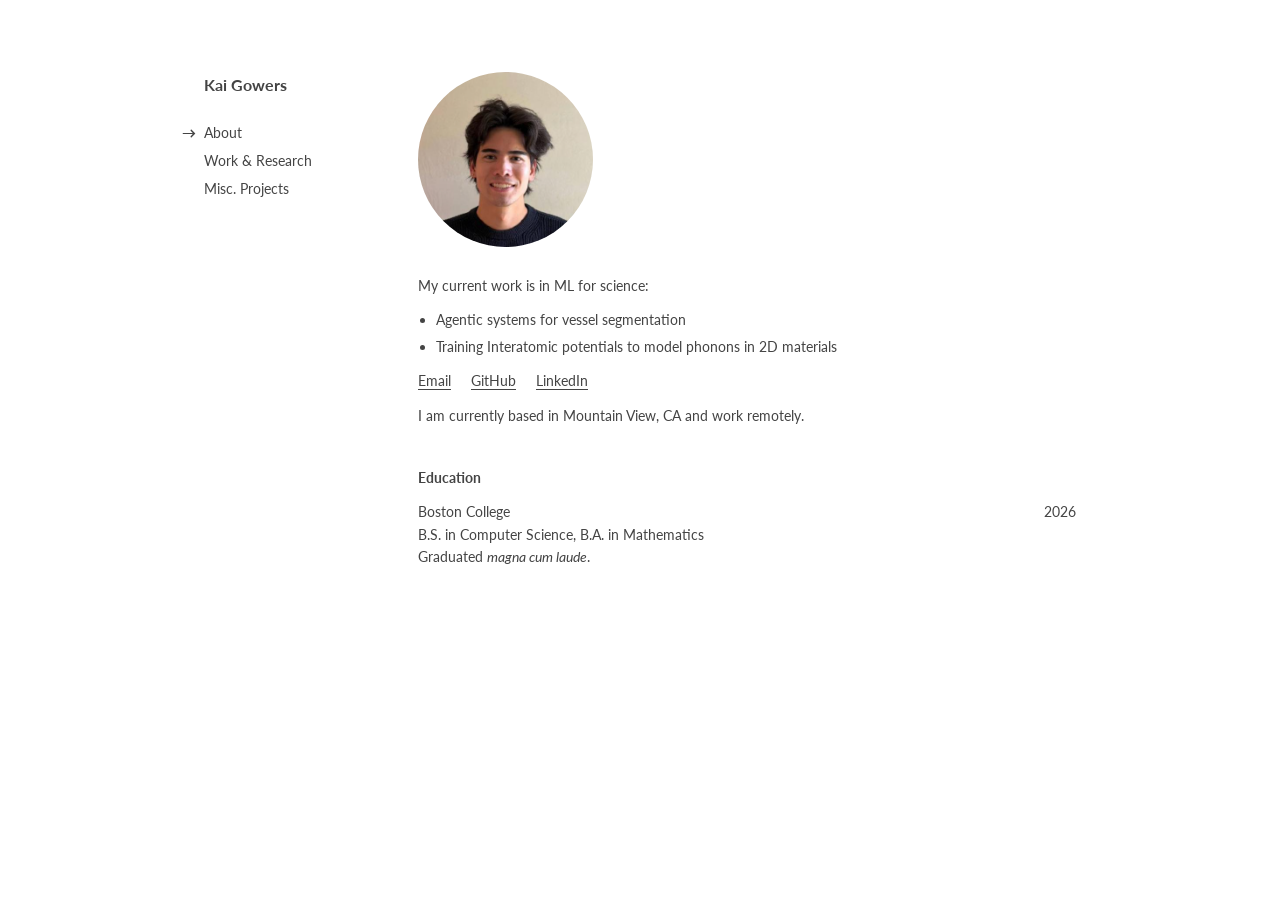
<file: index.html>
<!doctype html>
<html lang="en">
<head>
  <meta charset="utf-8">
  <meta name="viewport" content="width=device-width, initial-scale=1">
  <title>Kai Gowers</title>
  <link rel="preconnect" href="https://fonts.googleapis.com">
  <link rel="preconnect" href="https://fonts.gstatic.com" crossorigin>
  <link href="https://fonts.googleapis.com/css2?family=Lato:ital,wght@0,400;0,700;1,400&display=swap" rel="stylesheet">
  <link rel="stylesheet" href="style.css">
</head>
<body>
  <nav>
    <a class="name" href="index.html">Kai Gowers</a>
    <ul>
      <li><a href="index.html" aria-current="page">About</a></li>
      <li><a href="work.html">Work &amp; Research</a></li>
      <li><a href="projects.html">Misc. Projects</a></li>
    </ul>
  </nav>

  <main>
    <img class="avatar" src="assets/kai.png" alt="Kai Gowers">

    <p>My current work is in ML for science:</p>
    <ul class="points">
      <li>Agentic systems for vessel segmentation</li>
      <li>Training Interatomic potentials to model phonons in 2D materials</li>
    </ul>

    <p class="links">
      <a href="mailto:kai.gowers@gmail.com">Email</a>
      <a href="https://github.com/Kai-Gowers">GitHub</a>
      <a href="https://www.linkedin.com/in/kai-gowers-965727279/">LinkedIn</a>
    </p>

    <p>I am currently based in Mountain View, CA and work remotely.</p>

    <h2>Education</h2>
    <div class="entry">
      <div class="head"><span class="title">Boston College</span><span class="date">2026</span></div>
      <div>B.S. in Computer Science, B.A. in Mathematics</div>
      <div>Graduated <i>magna cum laude</i>.</div>
    </div>

  </main>
</body>
</html>
</file>
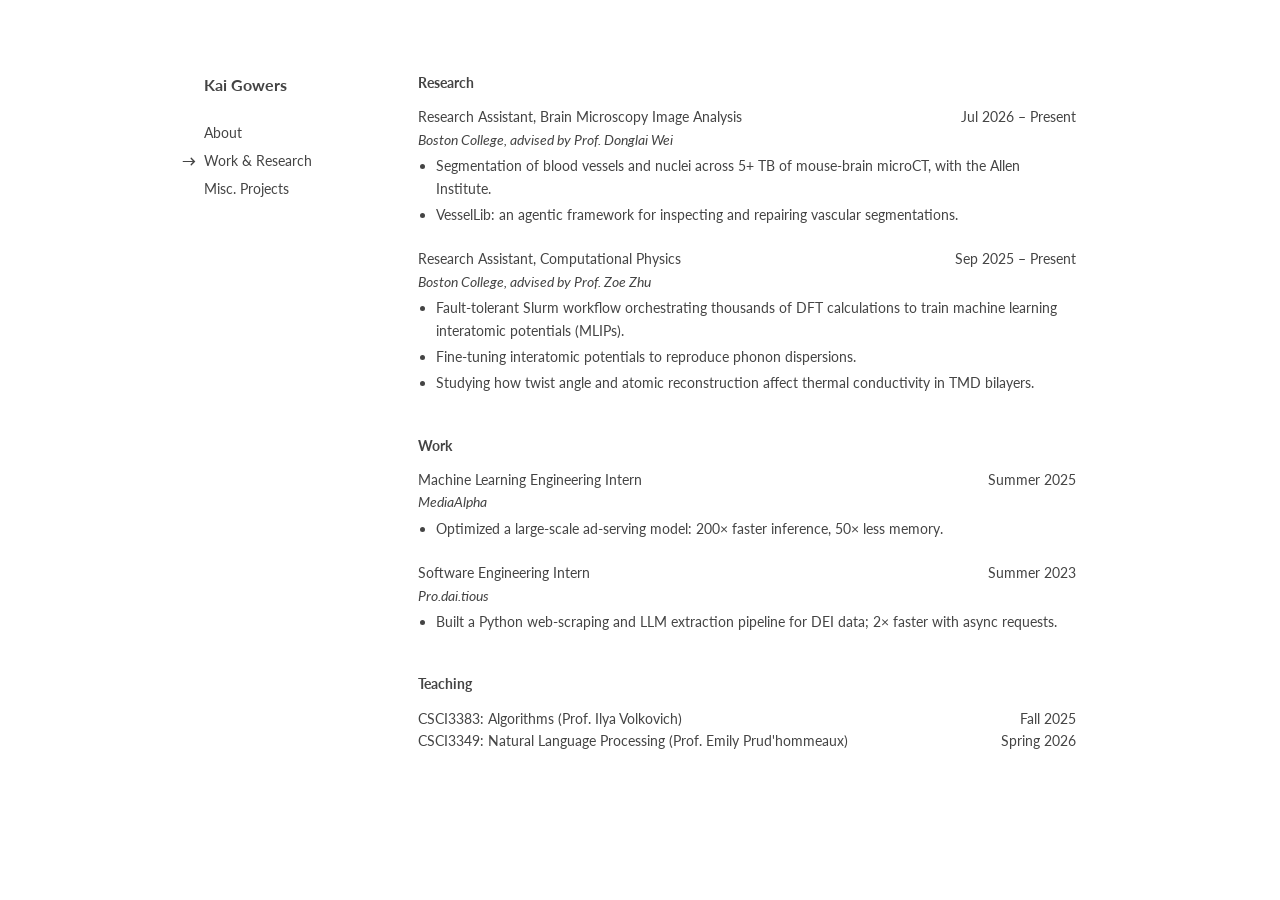
<file: work.html>
<!doctype html>
<html lang="en">
<head>
  <meta charset="utf-8">
  <meta name="viewport" content="width=device-width, initial-scale=1">
  <title>Work &amp; Research | Kai Gowers</title>
  <link rel="preconnect" href="https://fonts.googleapis.com">
  <link rel="preconnect" href="https://fonts.gstatic.com" crossorigin>
  <link href="https://fonts.googleapis.com/css2?family=Lato:ital,wght@0,400;0,700;1,400&display=swap" rel="stylesheet">
  <link rel="stylesheet" href="style.css">
</head>
<body>
  <nav>
    <a class="name" href="index.html">Kai Gowers</a>
    <ul>
      <li><a href="index.html">About</a></li>
      <li><a href="work.html" aria-current="page">Work &amp; Research</a></li>
      <li><a href="projects.html">Misc. Projects</a></li>
    </ul>
  </nav>

  <main>
    <h2>Research</h2>

    <div class="entry">
      <div class="head"><span class="title">Research Assistant, Brain Microscopy Image Analysis</span><span class="date">Jul 2026 – Present</span></div>
      <div class="sub">Boston College, advised by Prof. Donglai Wei</div>
      <ul>
        <li>Segmentation of blood vessels and nuclei across 5+ TB of mouse-brain microCT, with the Allen Institute.</li>
        <li>VesselLib: an agentic framework for inspecting and repairing vascular segmentations.</li>
      </ul>
    </div>

    <div class="entry">
      <div class="head"><span class="title">Research Assistant, Computational Physics</span><span class="date">Sep 2025 – Present</span></div>
      <div class="sub">Boston College, advised by Prof. Zoe Zhu</div>
      <ul>
        <li>Fault-tolerant Slurm workflow orchestrating thousands of DFT calculations to train machine learning interatomic potentials (MLIPs).</li>
        <li>Fine-tuning interatomic potentials to reproduce phonon dispersions.</li>
        <li>Studying how twist angle and atomic reconstruction affect thermal conductivity in TMD bilayers.</li>
      </ul>
    </div>

    <h2>Work</h2>

    <div class="entry">
      <div class="head"><span class="title">Machine Learning Engineering Intern</span><span class="date">Summer 2025</span></div>
      <div class="sub">MediaAlpha</div>
      <ul>
        <li>Optimized a large-scale ad-serving model: 200× faster inference, 50× less memory.</li>
      </ul>
    </div>

    <div class="entry">
      <div class="head"><span class="title">Software Engineering Intern</span><span class="date">Summer 2023</span></div>
      <div class="sub">Pro.dai.tious</div>
      <ul>
        <li>Built a Python web-scraping and LLM extraction pipeline for DEI data; 2× faster with async requests.</li>
      </ul>
    </div>

    <h2>Teaching</h2>
    <div class="entry">
      <div class="head"><span>CSCI3383: Algorithms (Prof. Ilya Volkovich)</span><span class="date">Fall 2025</span></div>
      <div class="head"><span>CSCI3349: Natural Language Processing (Prof. Emily Prud'hommeaux)</span><span class="date">Spring 2026</span></div>
    </div>
  </main>
</body>
</html>
</file>
<file: style.css>
* { box-sizing: border-box; margin: 0; padding: 0; }

html { background: #fff; color: #444; }

body {
  font-family: "Lato", Verdana, Helvetica, sans-serif;
  font-weight: 400;
  font-size: 14px;
  line-height: 1.6;
  max-width: 920px;
  margin: 0 auto;
  padding: 72px 24px;
  display: flex;
  gap: 64px;
}

a { color: #444; text-underline-offset: 3px; }

nav { flex: 0 0 150px; }
nav .name { display: block; font-weight: 700; font-size: 16px; text-decoration: none; margin-bottom: 24px; }
nav ul { list-style: none; }
nav li { margin-bottom: 6px; }
nav li a { position: relative; text-decoration: none; font-weight: 400; }
nav li a:hover { text-decoration: underline; }
nav li a[aria-current="page"]::before {
  content: "→";
  font-weight: 700;
  position: absolute;
  right: calc(100% + 8px);
}

main { flex: 1; min-width: 0; }

h2 { font-size: 14px; font-weight: 700; margin: 40px 0 12px; }
h2:first-child { margin-top: 0; }

p { margin-bottom: 12px; }

.avatar {
  width: 175px;
  height: 175px;
  border-radius: 50%;
  object-fit: contain;
  display: block;
  margin-bottom: 28px;
}

.entry { margin-bottom: 22px; }
.entry .head { display: flex; justify-content: space-between; gap: 16px; }
.entry .title { font-weight: 400; }
.entry .date, .entry .sub { white-space: nowrap; }
.entry .sub { font-style: italic; white-space: normal; }
.entry ul { padding-left: 18px; margin-top: 4px; }
.entry li { margin-bottom: 4px; }

.links a { margin-right: 16px; }

.points { padding-left: 18px; margin-bottom: 12px; }
.points li { margin-bottom: 4px; }

@media (max-width: 640px) {
  body { flex-direction: column; gap: 32px; padding: 40px 16px 40px 36px; }
  nav { flex: none; }
  nav ul { display: flex; gap: 20px; flex-wrap: wrap; }
  .entry .head { flex-direction: column; gap: 0; }
}
</file>
